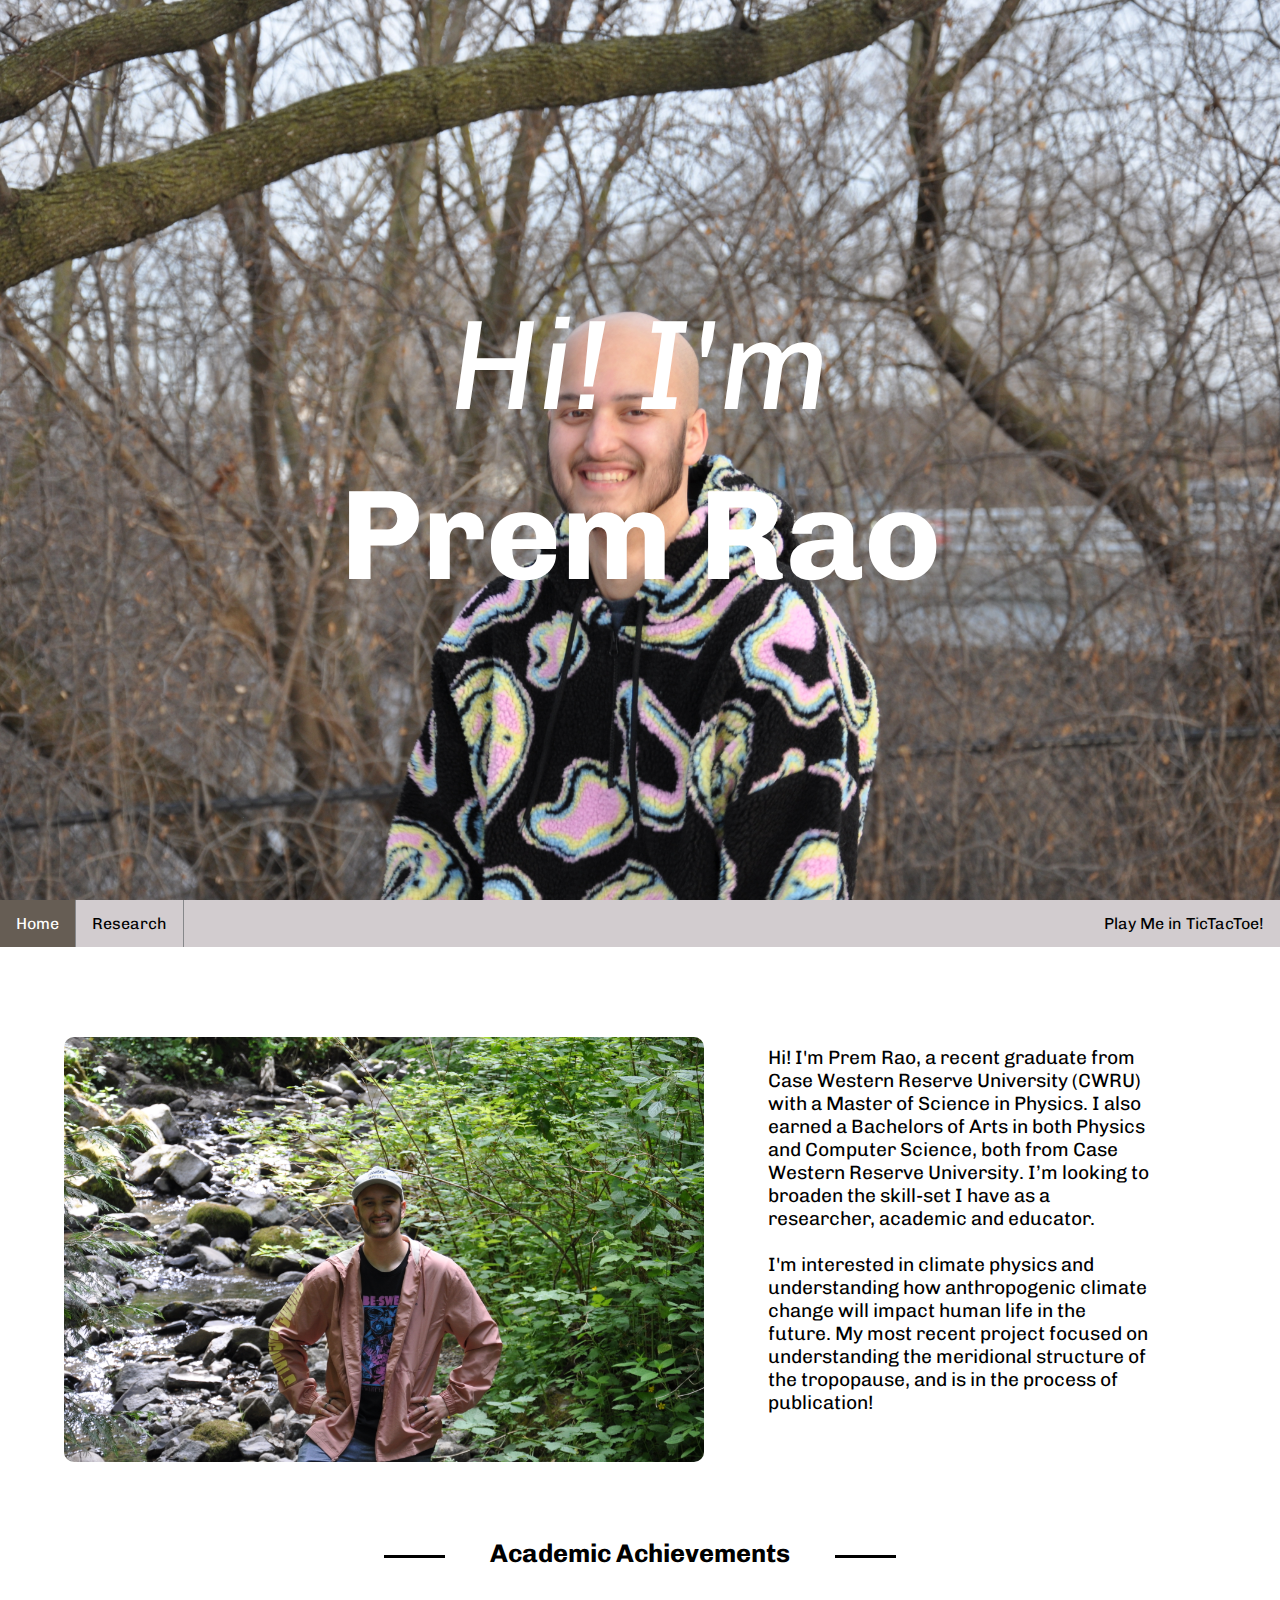
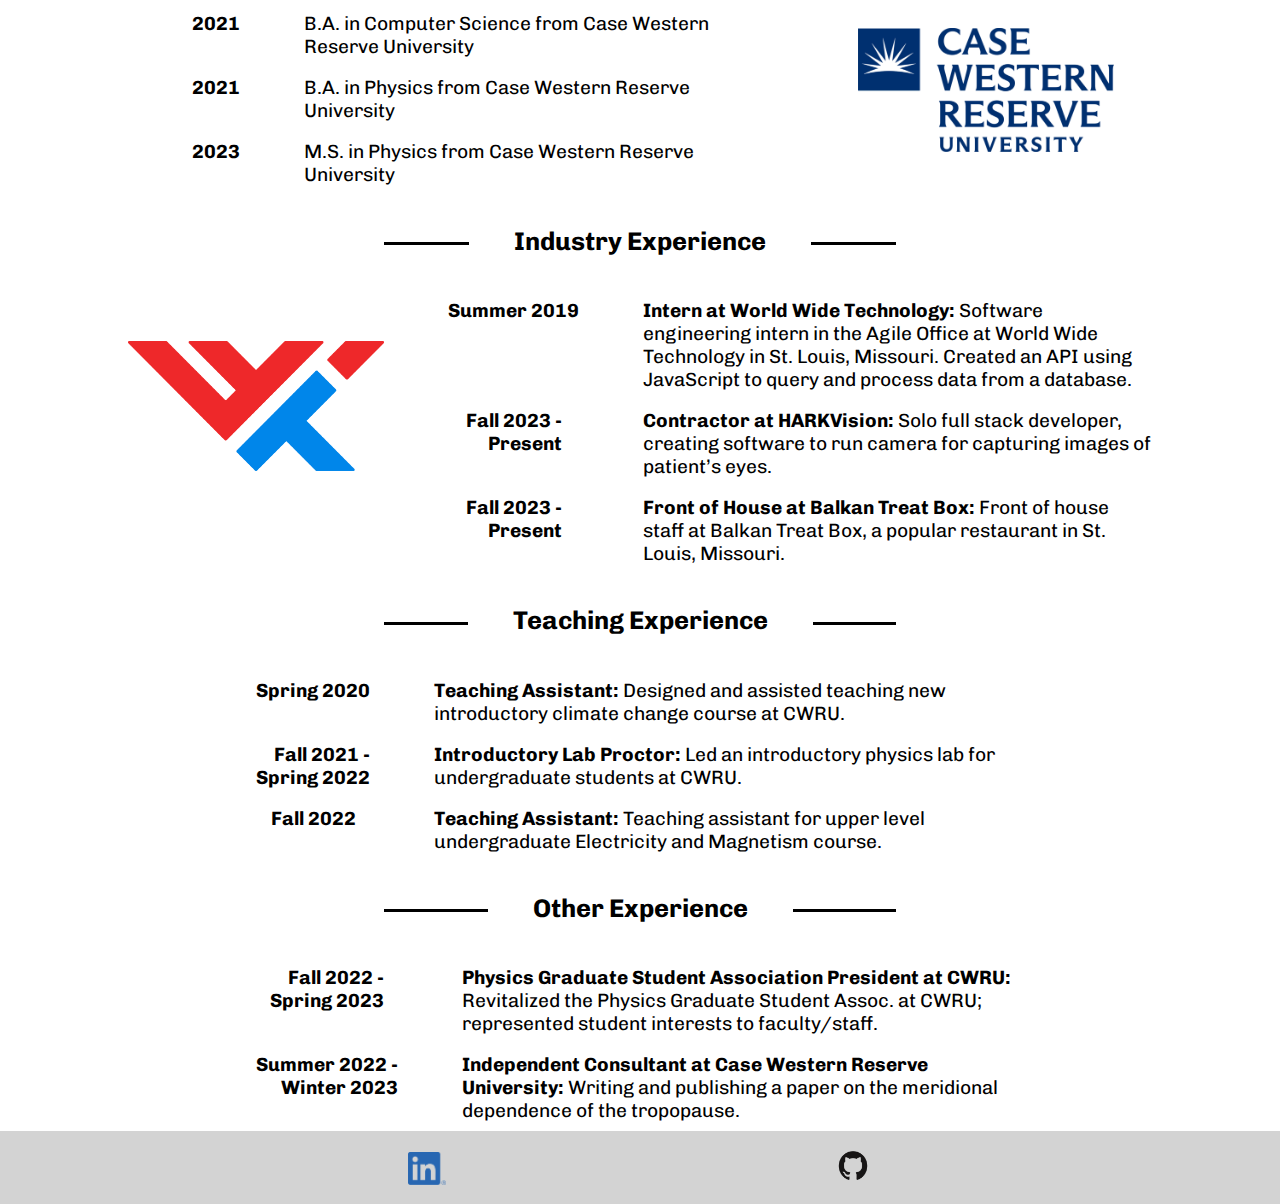
<file: index.html>
<!DOCTYPE html>
<html>
    <head>
        <meta name="viewport" content="width=device-width, initial-scale=1">
        <link rel="stylesheet" href="styles/global.css"/>
        <link rel="stylesheet" href="styles/index.css"/>
        <title>Prem Rao</title>
    </head>
    <body>
        <!--Profile image!-->
        <div class="profile-img">
            <p class="profile-text">Hi! I'm</p>
            <strong class="profile-text">Prem Rao</strong>
        </div>

        <ul class="navbar">
            <!--Active page!-->
            <li><a class="active" href="index.html">Home</a></li>
            <li><a href="research.html">Research</a></li>
            <li style="float:right"><a href="tictactoe.html">Play Me in TicTacToe!</a></li>
        </ul>

        <div class="intro-grid" id="intro">
            <img id="intro-img" src="img/forest_me.jpg" alt="Me in a Forest"/>
            <p>
                Hi! I'm Prem Rao, a recent graduate from Case Western Reserve University (CWRU) with a Master of Science in Physics.
                I also earned a Bachelors of Arts in both Physics and Computer Science, both from Case Western Reserve University. 
                I’m looking to broaden the skill-set I have as a researcher, academic and educator.
                <br/>
                <br/>
                I'm interested in climate physics and understanding how anthropogenic climate change will impact human life in the future.
                My most recent project focused on understanding the meridional structure of the tropopause, and is in the process of publication!
            </p>
        </div>

        <!--Title for academic achievements-->
        <h1><span>Academic Achievements</span></h1>
        <!--Grid for academic achievements-->
        <div class="academic-grid">
            <p class="grid-date">2021</p>
            <p class="grid-content">
                B.A. in Computer Science from Case Western Reserve University
            </p>

            <p class="grid-date">2021</p>
            <p class="grid-content">
                B.A. in Physics from Case Western Reserve University
            </p>

            <p class="grid-date">2023</p>
            <p class="grid-content">
                M.S. in Physics from Case Western Reserve University
            </p>
            <div class="academic-grid-image">
                <img src="img/cwru_logo.png" alt="CWRU Logo"/>
            </div>
        </div>

        <!--Industry experience-->
        <!--Title-->
        <h1><span>Industry Experience</span></h1>
        <!--Grid-->
        <div class="industry-grid">
            <p class="grid-date">Summer 2019</p>
            <p class="grid-content">
                <span class="first-sentence">Intern at World Wide Technology:</span>
                Software engineering intern in the Agile Office at World Wide Technology in St. Louis, Missouri.
                Created an API using JavaScript to query and process data from a database.
            </p>

            <p class="grid-date">Fall 2023 - <br/> Present</p>
            <p class="grid-content">
                <span class="first-sentence">Contractor at HARKVision:</span>
                Solo full stack developer, creating software to run camera for capturing images of patient’s eyes.
            </p>

            <p class="grid-date">Fall 2023 - <br/> Present</p>
            <p class="grid-content">
                <span class="first-sentence">Front of House at Balkan Treat Box:</span>
                Front of house staff at Balkan Treat Box, a popular restaurant in St. Louis, Missouri.
            </p>
            <div class="industry-grid-img">
                <img src="img/WWT_Monogram_RGB_Color.png" alt="WWT Logo"/>
            </div>
        </div>

        <!--Teaching experience-->
        <!--Title-->
        <h1><span>Teaching Experience</span></h1>
        <!--Grid items-->
        <div class="cv-grid">
            <p class="grid-date">Spring 2020</p>
            <p class="grid-content">
                <span class="first-sentence">Teaching Assistant:</span>
                Designed and assisted teaching new introductory climate change course at CWRU.
            </p>

            <p class="grid-date">Fall 2021 - <br/> Spring 2022</p>
            <p class="grid-content">
                <span class="first-sentence">Introductory Lab Proctor:</span>
                Led an introductory physics lab for undergraduate students at CWRU.
            </p>

            <p class="grid-date">Fall 2022</p>
            <p class="grid-content">
                <span class="first-sentence">Teaching Assistant:</span>
                Teaching assistant for upper level undergraduate Electricity and Magnetism course.
            </p>
        </div>

        <!--Other experience-->
        <!--Title-->
        <h1><span>Other Experience</span></h1>
        <!--Grid-->
        <div class="cv-grid">
            <p class="grid-date">Fall 2022 - <br/> Spring 2023</p>
            <p class="grid-content">
                <span class="first-sentence">Physics Graduate Student Association President at CWRU:</span>
                Revitalized the Physics Graduate Student Assoc. at CWRU; represented student interests to faculty/staff.
            </p>

            <p class="grid-date">Summer 2022 - <br/> Winter 2023</p>
            <p class="grid-content">
                <span class="first-sentence">Independent Consultant at Case Western Reserve University:</span>
                Writing and publishing a paper on the meridional dependence of the tropopause.
            </p>
        </div>

        <!-- Social Bar -->
        <ul class="socials">
            <!-- LinkedIn!!! -->
            <li>
                <a href="https://www.linkedin.com/in/prem-rao/">
                    <img src="img/LI-In-Bug.png" alt="LinkedIn"/>
                </a>
            </li>
            <!-- Github!!! -->
            <li>
                <a href="https://github.com/prao3">
                    <img src="img/github_logo.png" alt="Github"/>
                </a>
            </li>
        </ul>
    </body>
</html>
</file>
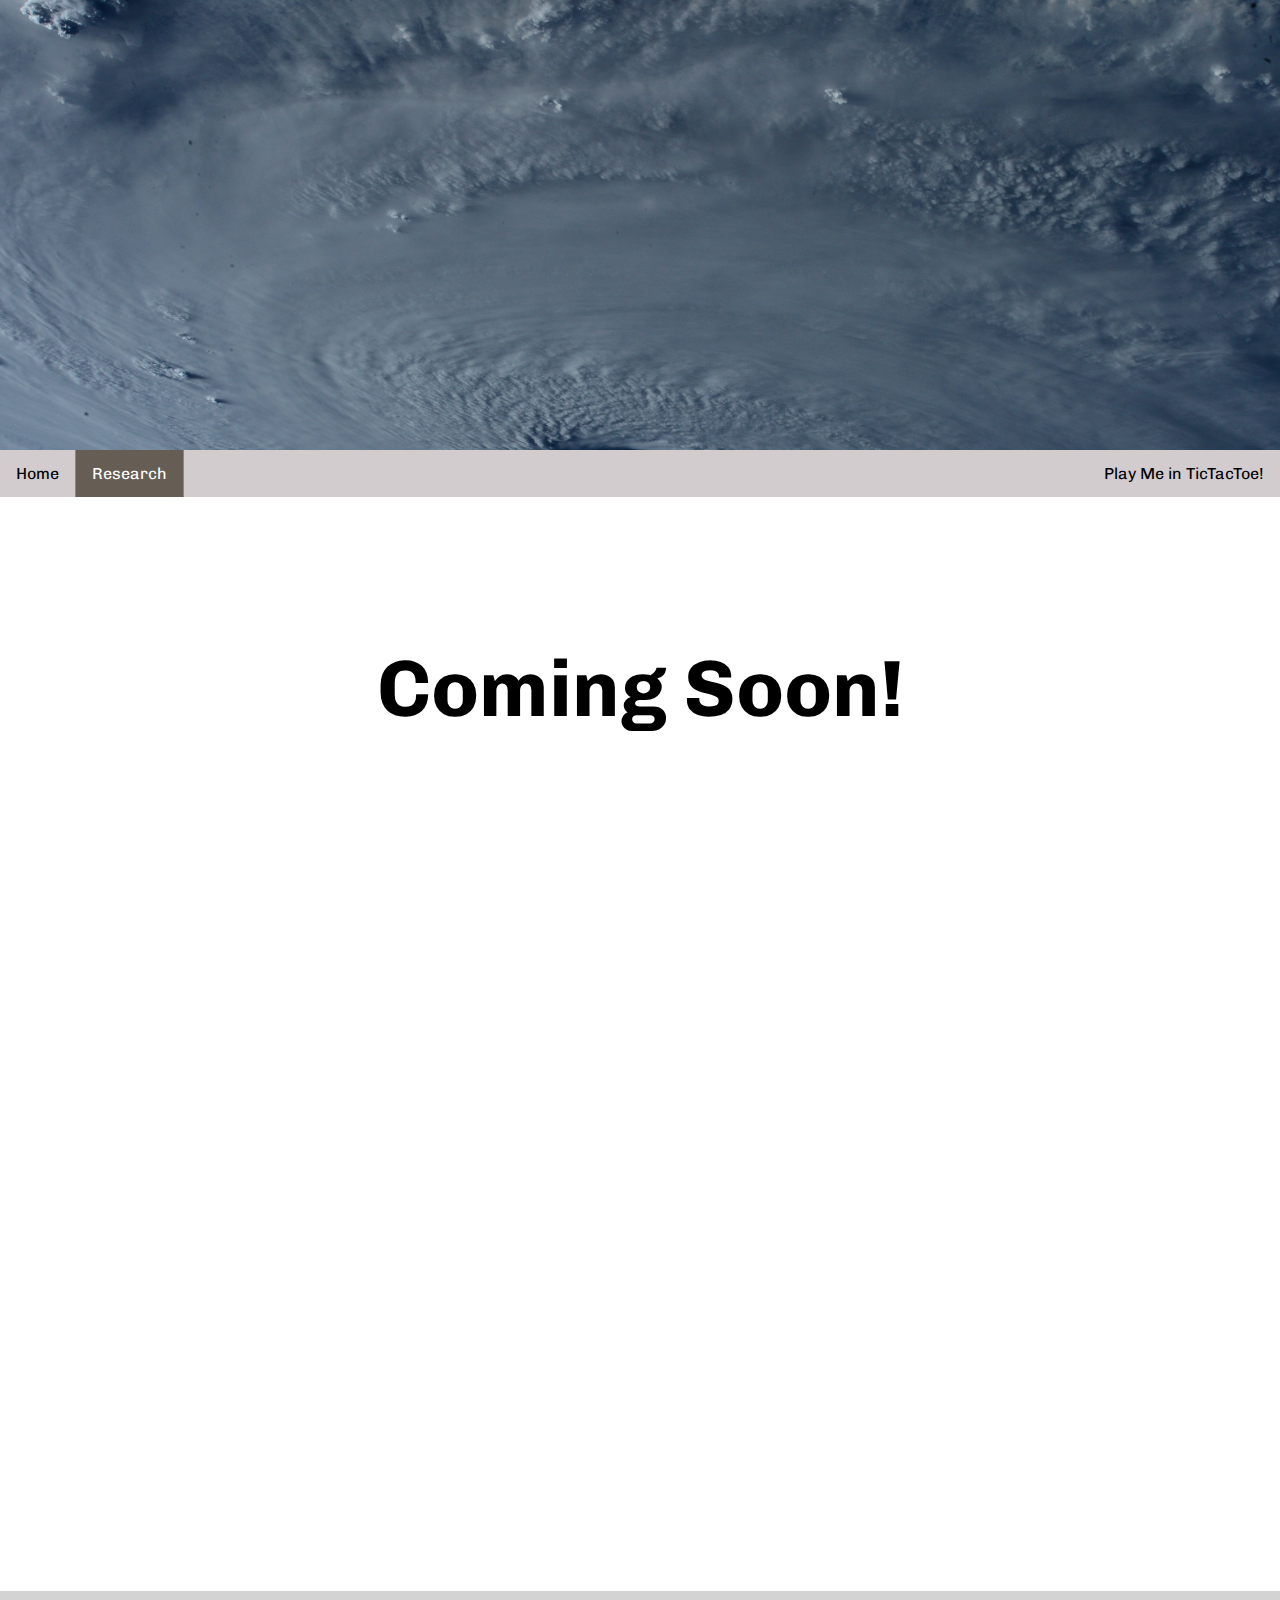
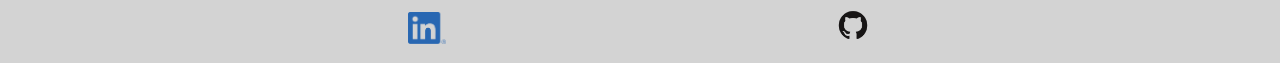
<file: research.html>
<!DOCTYPE html>
<html>
    <head>
        <meta name="viewport" content="width=device-width, initial-scale=1">
        <link rel="stylesheet" href="styles/global.css"/>
        <link rel="stylesheet" href="styles/research.css"/>
        <title>Prem Rao</title>
    </head>
    <body>
        <div class="research-title">
        </div>
        <ul class="navbar">
            <!--Active page!-->
            <li><a href="index.html">Home</a></li>
            <li><a class="active" href="research.html">Research</a></li>
            <li style="float:right"><a href="tictactoe.html">Play Me in TicTacToe!</a></li>
        </ul>
        <p class="placeholder">Coming Soon!</p>

        <!-- Social Bar -->
        <ul class="socials">
            <!-- LinkedIn!!! -->
            <li>
                <a href="https://www.linkedin.com/in/prem-rao/">
                    <img src="img/LI-In-Bug.png" alt="LinkedIn"/>
                </a>
            </li>
            <!-- Github!!! -->
            <li>
                <a href="https://github.com/prao3">
                    <img src="img/github_logo.png" alt="Github"/>
                </a>
            </li>
        </ul>
    </body>
</html>
</file>
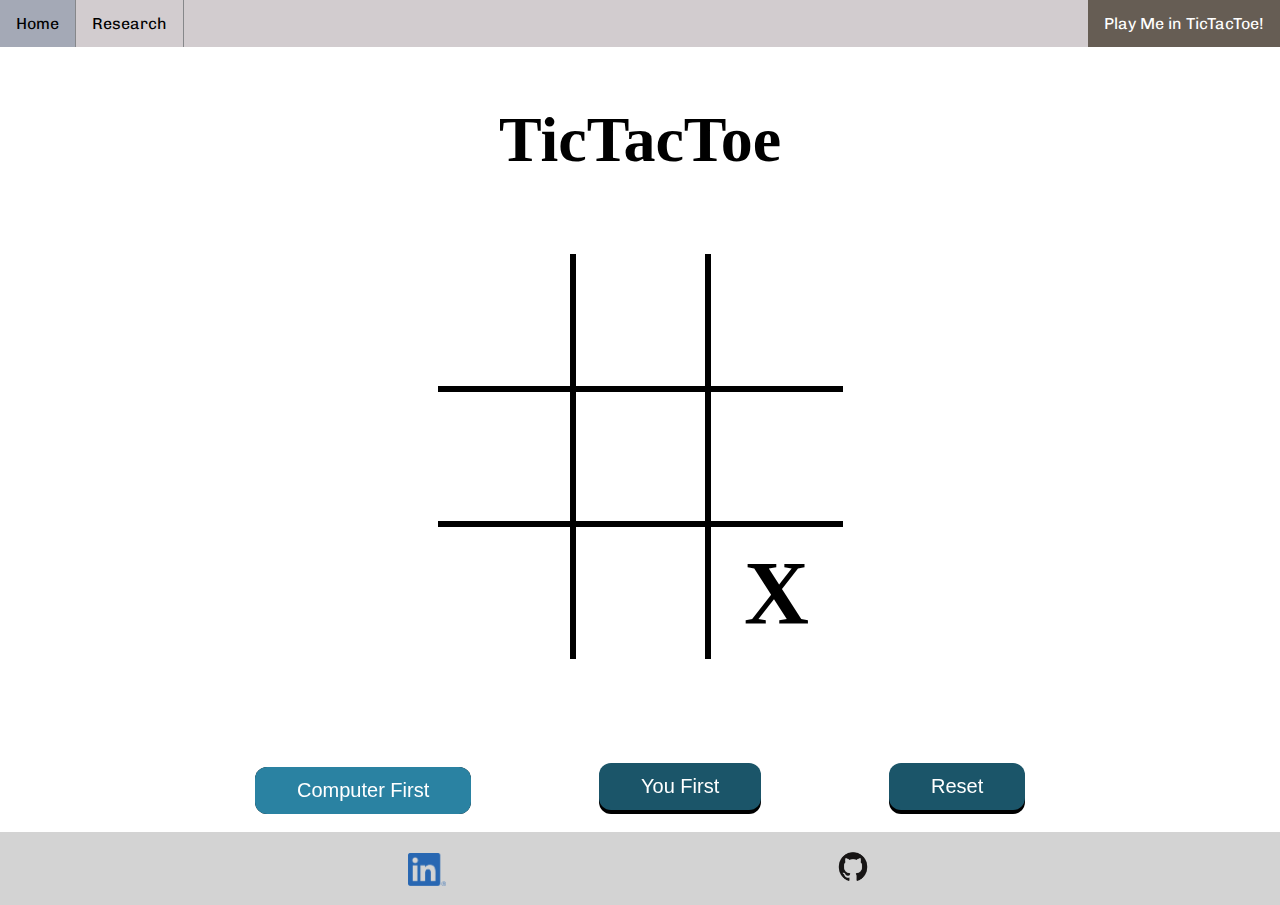
<file: tictactoe.html>
<!DOCTYPE html>
<html>
    <head>
        <meta name="viewport" content="width=device-width, initial-scale=1">
        <link rel="stylesheet" href="styles/global.css"/>
        <link rel="stylesheet" href="styles/tictactoe.css"/>
        <!--Tictactoe board style-->
        <link rel="stylesheet" href="styles/board.css"/>
        <title>Prem Rao: TicTacToe</title>
    </head>
    <body>
        <ul class="navbar">
            <!--Active page!-->
            <li><a href="index.html">Home</a></li>
            <li><a href="research.html">Research</a></li>
            <li style="float:right"><a class="active" href="tictactoe.html">Play Me in TicTacToe!</a></li>
        </ul>

        <div class="container">
            <h1><span id="title">TicTacToe</span></h1>
        </div>

        <div class="container">
            <!--Grid for board-->
            <div id="board" class="board-grid">
                <!--First row of buttons-->
                <button id="_0-0" class="ttt-button"></button>
                <button id="_0-1" class="ttt-button"></button>
                <button id="_0-2" class="ttt-button"></button>
        
                <!--Second row of buttons-->
                <button id="_1-0" class="ttt-button"></button>
                <button id="_1-1" class="ttt-button"></button>
                <button id="_1-2" class="ttt-button"></button>
        
                <!--Third row of buttons-->
                <button id="_2-0" class="ttt-button"></button>
                <button id="_2-1" class="ttt-button"></button>
                <button id="_2-2" class="ttt-button"></button>
            </div>
        </div>

        <div class="container">
            <!--Buttons for resetting and selecting opponents-->
            <div class="opponent-grid">
                <!--If selected, computer moves first-->
                <button id="computer-turn" class="pushable">
                    <span class="front active">
                        Computer First
                    </span>
                </button>
                <!--If selected, player moves first-->
                <button id="player-turn" class="pushable">
                    <span class="front">
                        You First
                    </span>
                </button>
                <!--Resets the board-->
                <button id="reset" class="pushable">
                    <span class="front">
                        Reset
                    </span>
                </button>
            </div>
        </div>

        <!--Scripts for tictactoe-->
        <script src="js/board.js"></script>
        <script src="js/solver.js"></script>
        <script src="js/tictactoe.js"></script>

        <!-- Social Bar -->
        <ul class="socials">
            <!-- LinkedIn!!! -->
            <li>
                <a href="https://www.linkedin.com/in/prem-rao/">
                    <img src="img/LI-In-Bug.png" alt="LinkedIn"/>
                </a>
            </li>
            <!-- Github!!! -->
            <li>
                <a href="https://github.com/prao3">
                    <img src="img/github_logo.png" alt="Github"/>
                </a>
            </li>
        </ul>
    </body>
</html>
</file>
<file: styles/global.css>
/* Importing our font */
@import url('https://fonts.googleapis.com/css2?family=Chivo:ital,wght@0,100;0,200;0,300;0,400;0,500;0,600;0,700;0,800;0,900;1,100;1,200;1,300;1,400;1,500;1,600;1,700;1,800;1,900&display=swap');

/* Global styling */
:root {
    /* Background color */
    --background-color: white;
    /* Text sizing */
    --p-text-size: 1.5vw;
    --h1-text-size: 2vw;
    /* Fonts */
    --body-font: 'Chivo', sans-serif;;
}

* {
    margin: 0;
    padding: 0;
    border: 0;
    outline: 0;
    font-size: 100%;
    vertical-align: baseline;
    background: transparent;
}

/* Setting background color */
html {
    background-color: var(--background-color);

    /* Setting text style */
    font-family: var(--body-font);
}

/* Hide scrollbar for Chrome, Safari and Opera */
body::-webkit-scrollbar {
    display: none;
}

/* Hide scrollbar for IE, Edge and Firefox */
body {
    -ms-overflow-style: none;  /* IE and Edge */
    scrollbar-width: none;  /* Firefox */
}

/* Navbar styling */
.navbar {
    position: -webkit-sticky; /* Safari */
    position: sticky;
    top: 0;

    list-style-type: none;
    margin: 0;
    padding: 0;
    overflow: hidden;
    background-color: #d2cccf;
}

.navbar li {
    /* Horizontal display */
    float: left;
    /* Adding a border */
    border-right: 1px solid #86878a;
}

/* No border on last selection */
.navbar li:last-child {
    border-right: none;
  }

.navbar li a {
    display: block;
    color: black;
    text-align: center;
    padding: 14px 16px;
    text-decoration: none;
}

/* Change the link color on hover */
.navbar li a:hover {
    background-color: #a4a9b6;
    color: black;
}

/* Active page button */
.navbar li a.active {
    background-color: #665d54;
    color: white;
}

/* Social bar */
.socials {
    background-color: lightgray;

    list-style-type: none;
    margin: 0;
    padding: 0;
    overflow: hidden;

    align-items: center;
    text-align: center;

    padding: 15px;
}

/* Social bar list items */
.socials li {
    /* Horizontal display */
    display: inline;
}

.socials li a {
    display: inline-block;
    width: 3vw;
    margin: auto 15vw;
}

.socials li a img{
    width: inherit;
}

/* 
Header 1 styling
These all come with a horizontal line!
*/
h1 {
    font-size: var(--h1-text-size);
    width: 100%; 
    text-align: center;
    
    /* top and bottom margins */
    margin-top: 5vh;
    margin-bottom: 5vh;

    /* Code for horizontal line on page */
    border-bottom: 3px solid #000; 
    line-height: 0.1em;
}

/* Masking horizontal line with a span with a background color */
h1 span {
    background: var(--background-color); 
    padding:0 5vh; 
}

/* Styling paragraphs */
p {
    font-size: var(--p-text-size);
    font-family: var(--body-font);

    margin: 1vh auto;
}

/* Styling strong */
strong {
    font-size: var(--p-text-size);
}

/* Button styling */
.pushable {
    border-radius: 12px;
    border: none;
    padding: 0;
    cursor: pointer;
    outline-offset: 4px;
    background: hsl(196deg 59% 0%);
}

.pushable .front {
    display: block;
    color: white;
    padding: 12px 42px;
    border-radius: 12px;
    font-size: 1.25rem;
    background: hsl(196deg 59% 26%);
    transform: translateY(-4px);
    will-change: transform;
    transition: 250ms;
}

.pushable:hover .front {
    transform: translateY(-6px);
    background: hsl(196deg 59% 30%);
}

.pushable:active .front {
    transform: translateY(-2px);
}

.pushable .active {
    transform: translateY(0px);
    background: hsl(196deg 59% 40%);
}
</file>
<file: styles/index.css>
/* Styling profile image on main page */
.profile-img {
    /* Text styling */
    align-items: center;
    display: flex;
    flex-direction: column;
    justify-content: center;
    
    color: black;

    background-image: url(../img/profile.jpg);

    /* Create the parallax scrolling effect */
    background-attachment: fixed;
    background-position: center;
    background-repeat: no-repeat;
    background-size: cover;

    object-fit: cover;
    height: 100vh;
    width: 100%;
}

.profile-text {
    font-size: 8em;
    color: white;
    /* mix-blend-mode: difference; */

    margin: 1vh;
}

p.profile-text {
    font-style: italic;
}

/* Intro grid */
.intro-grid {
    display: grid;
    grid-template-columns: auto 30vw;
    gap: 10px;

    margin-top: 10vh;
    margin-bottom: 10vh;
    margin-left: 5vw;
    margin-right: 10vw;

    text-align: left;
}

/* Intro image */
#intro-img {
    width: 50vw;
    border-radius: 10px;
}

/* CV grid display with image on the right */
.academic-grid {
    display: grid;
    grid-template-columns: auto auto auto;

    column-gap: 5vw;

    margin: auto 15vw;
}

/* CWRU logo */
.academic-grid-image {
    /* If you add another entry to the grid, increase span of grid row */
    grid-row: 1 / 4;
    grid-column: 3;
    padding: 10%;
}

/* CWRU logo */
.academic-grid-image img {
    width: 20vw;
}

/* CV grid for industry experience */
.industry-grid {
    display: grid;
    grid-template-columns: auto auto auto;

    column-gap: 5vw;

    margin: auto 10vw;
}

.industry-grid-img {
    /* If you add another entry to the grid, increase span of grid row */
    grid-row: 1 / 4;
    grid-column: 1;
    padding-top: 20%;
    padding-bottom: 20%;
}

.industry-grid-img img {
    width: 20vw;
}

.cv-grid {
    display: grid;
    grid-template-columns: auto auto;

    column-gap: 5vw;

    margin: auto 20vw;
}

.grid-date {
    text-align: right;
    font-weight: bold;
}

.grid-content span.first-sentence {
    font-weight: bold;
}

/* Styling h1, specifically section headers */
h1 {
    /* Making it so the line doesn't extend across the whole page */
    width: 40vw !important;

    /* Centering header */
    display: block;
    margin-left: auto;
    margin-right: auto;
}
</file>
<file: styles/research.css>
/* Styling title card */
.research-title {
    /* Text styling */
    align-items: center;
    display: flex;
    flex-direction: column;
    justify-content: center;

    background-image: url(../img/hurricane_space.jpg);

    /* Full height */
    height: 50vh;

    /* Create the parallax scrolling effect */
    background-attachment: fixed;
    background-position: bottom;
    background-repeat: no-repeat;
    background-size: cover;
}

.placeholder {
    padding: 15vh;
    margin-bottom: 80vh;
    text-align: center;
    font-weight: bolder;
    font-size: 5em;
}
</file>
<file: styles/tictactoe.css>
h1 {
    margin: 10vh auto;

    font-size: 4em;
    font-weight: bolder;
    font-family: Tahoma;
}

.container {
    display: grid;
    justify-content: center;

    margin-bottom: 2vh;
}

.opponent-grid {
    display: grid;
    grid-template-columns: auto auto auto;

    margin-top: 10vh;
    column-gap: 10vw;
}

.navbar {
    /* Making navbar not sticky */
    position: relative;
}
</file>
<file: styles/board.css>
:root {
    /* Button height and width */
    --button-width: 15vmin;
}

/* Div object that holds tictactoe buttons */
.board-grid {
    display: grid;
    grid-template-columns: var(--button-width) var(--button-width) var(--button-width);
    grid-template-rows: var(--button-width) var(--button-width) var(--button-width);

    gap: 0;
}

/* Tictactoe buttons! */
.ttt-button {
    background-color: transparent;
    border: 3px solid black;
    border-radius: 0;

    font-size: 10vmin;
    font-weight: bolder;
    font-family: Tahoma;
}

/* Getting rid of outside borders */
#_0-0 {
    border-left-style: hidden !important;
    border-top-style: hidden !important;
}

#_0-1 {
    border-top-style: hidden !important;
}

#_0-2 {
    border-right-style: hidden !important;
    border-top-style: hidden !important;
}

#_1-0 {
    border-left-style: hidden !important;
}

#_1-2 {
    border-right-style: hidden !important;
}

#_2-0 {
    border-left-style: hidden !important;
    border-bottom-style: hidden !important;
}

#_2-1 {
    border-bottom-style: hidden !important;
}

#_2-2 {
    border-right-style: hidden !important;
    border-bottom-style: hidden !important;
}
</file>
